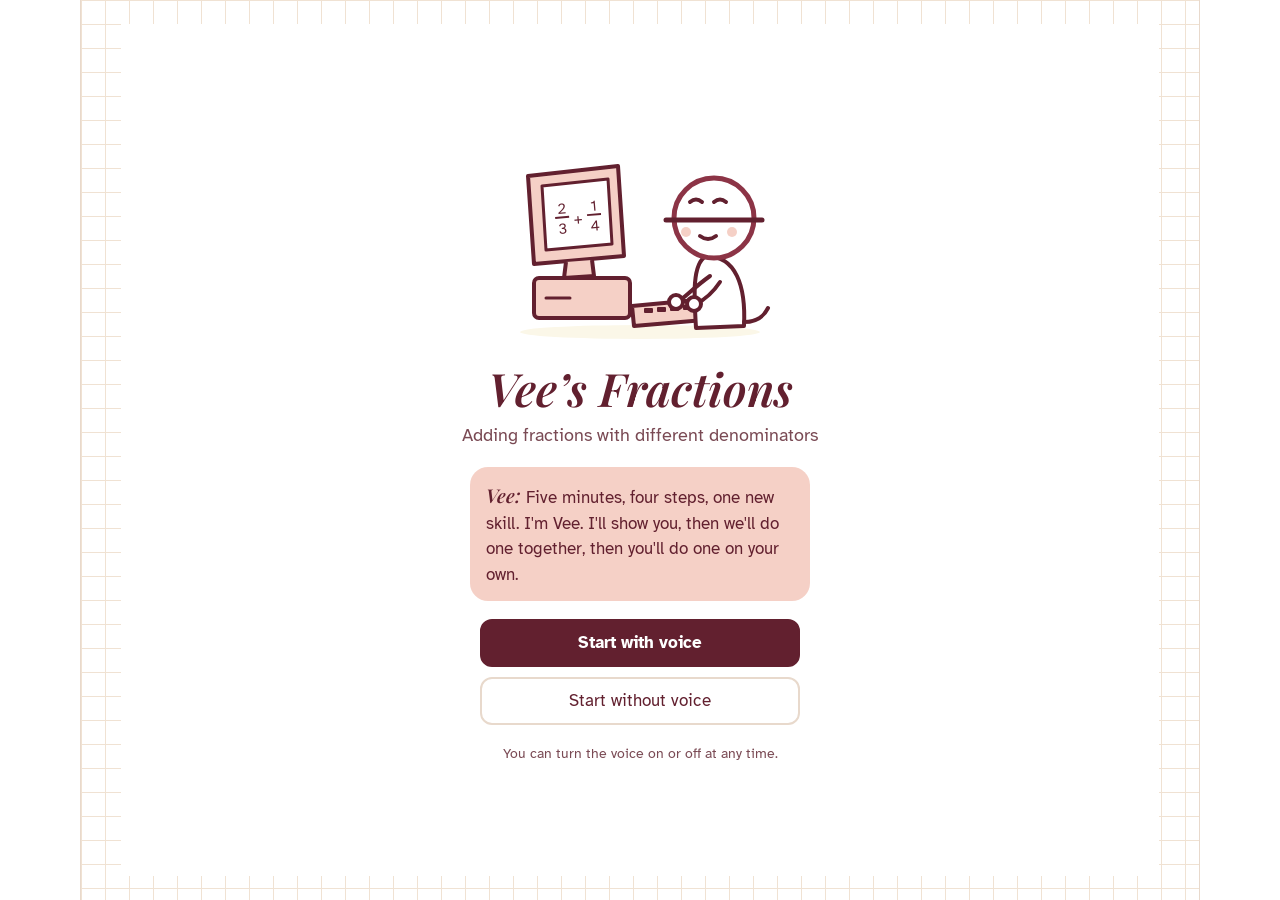
<file: vees-fractions/index.html>
<!DOCTYPE html>
<html lang="en">
<head>
<meta charset="utf-8">
<meta name="viewport" content="width=device-width, initial-scale=1">
<title>Vee’s Fractions</title>
<link rel="preconnect" href="https://fonts.googleapis.com">
<link href="https://fonts.googleapis.com/css2?family=Atkinson+Hyperlegible:wght@400;700&family=Playfair+Display:ital,wght@1,600&display=swap" rel="stylesheet">
<link rel="stylesheet" href="css/style.css">
</head>
<body>
<div id="app" class="home">
  <main id="stage">
    <div class="start">
      <svg width="280" height="210" viewBox="0 0 280 210" role="img" aria-label="Vee typing on an old computer">
  <ellipse cx="140" cy="196" rx="120" ry="7" fill="#FBF7E8"/>
  <path d="M28 40 L118 30 L124 120 L34 128 Z" fill="#F5D0C6" stroke="#62202F" stroke-width="4" stroke-linejoin="round"/>
  <path d="M42 50 L108 43 L112 108 L46 114 Z" fill="#fff" stroke="#62202F" stroke-width="3" stroke-linejoin="round"/>
  <g font-family="Atkinson Hyperlegible, sans-serif" font-size="15" fill="#62202F" text-anchor="middle" transform="rotate(-5 77 79)">
    <text x="62" y="76">2</text><line x1="55" y1="80" x2="69" y2="80" stroke="#62202F" stroke-width="2"/><text x="62" y="96">3</text>
    <text x="78" y="88">+</text>
    <text x="94" y="76">1</text><line x1="87" y1="80" x2="101" y2="80" stroke="#62202F" stroke-width="2"/><text x="94" y="96">4</text>
  </g>
  <path d="M66 126 L64 142 L94 140 L92 124" fill="#F5D0C6" stroke="#62202F" stroke-width="4" stroke-linejoin="round"/>
  <rect x="34" y="142" width="96" height="40" rx="5" fill="#F5D0C6" stroke="#62202F" stroke-width="4"/>
  <line x1="46" y1="162" x2="70" y2="162" stroke="#62202F" stroke-width="3" stroke-linecap="round"/>
  <path d="M132 170 L196 164 L204 184 L134 190 Z" fill="#F5D0C6" stroke="#62202F" stroke-width="4" stroke-linejoin="round"/>
  <g fill="#62202F"><rect x="144" y="172" width="9" height="5" rx="1"/><rect x="157" y="171" width="9" height="5" rx="1"/><rect x="170" y="170" width="9" height="5" rx="1"/><rect x="183" y="169" width="9" height="5" rx="1"/></g>
  <path d="M206 120 C 236 120, 246 150, 244 190 L 196 192 C 194 160, 192 128, 206 120 Z" fill="#fff" stroke="#62202F" stroke-width="4" stroke-linejoin="round"/>
  <path d="M244 186 C 258 186, 264 180, 268 172" fill="none" stroke="#62202F" stroke-width="4" stroke-linecap="round"/>
  <path d="M210 140 C 196 150, 186 160, 178 166" fill="none" stroke="#62202F" stroke-width="4" stroke-linecap="round"/>
  <circle cx="176" cy="166" r="7" fill="#fff" stroke="#62202F" stroke-width="4"/>
  <path d="M220 146 C 212 158, 204 164, 196 168" fill="none" stroke="#62202F" stroke-width="4" stroke-linecap="round"/>
  <circle cx="194" cy="168" r="7" fill="#fff" stroke="#62202F" stroke-width="4"/>
  <circle cx="214" cy="82" r="40" fill="#fff" stroke="#8C3446" stroke-width="5"/>
  <line x1="166" y1="84" x2="262" y2="84" stroke="#62202F" stroke-width="5" stroke-linecap="round"/>
  <path d="M190 66 Q 196 61 202 66" fill="none" stroke="#62202F" stroke-width="4" stroke-linecap="round"/>
  <path d="M214 66 Q 220 61 226 66" fill="none" stroke="#62202F" stroke-width="4" stroke-linecap="round"/>
  <path d="M200 100 Q 208 106 216 100" fill="none" stroke="#62202F" stroke-width="4" stroke-linecap="round"/>
  <circle cx="186" cy="96" r="5" fill="#F5D0C6"/><circle cx="232" cy="96" r="5" fill="#F5D0C6"/>
</svg>
      <h1 class="big title" id="title">Vee’s Fractions</h1>
      <p class="sub" id="sub"></p>
      <div class="bubble"><b class="title" style="font-size:19px">Vee:</b> <span id="hello"></span></div>
      <div class="btns"><a class="btn pri" id="sv" href="explain.html">Start with voice</a><a class="btn" id="sn" href="explain.html">Start without voice</a></div>
      <p class="note" id="note"></p>
    </div>
  </main>
</div>
<script src="js/lesson.js"></script>
<script src="js/common.js"></script>
<script src="js/welcome.js"></script>
</body>
</html>
</file>
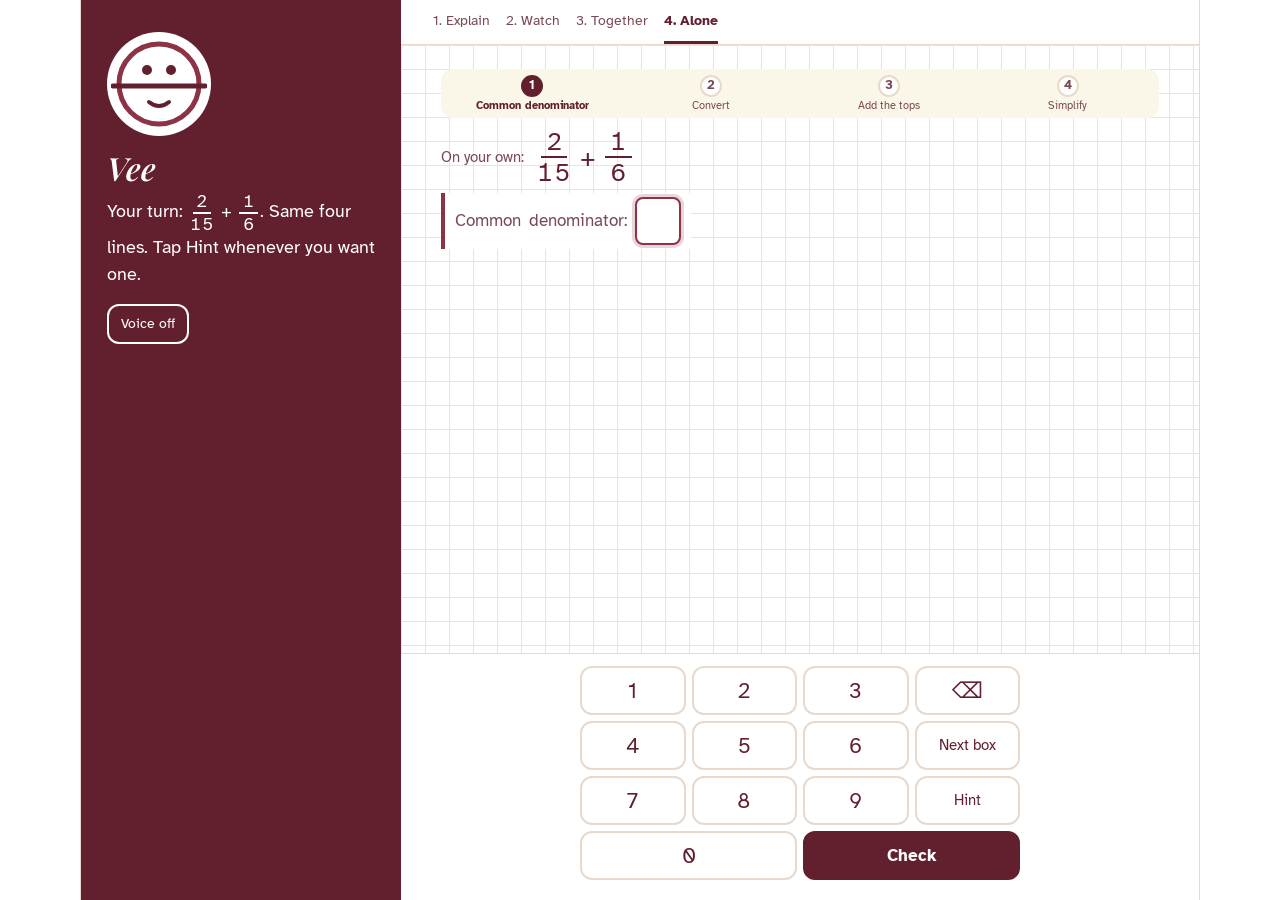
<file: vees-fractions/alone.html>
<!DOCTYPE html>
<html lang="en">
<head>
<meta charset="utf-8">
<meta name="viewport" content="width=device-width, initial-scale=1">
<title>On your own · Vee’s Fractions</title>
<link rel="preconnect" href="https://fonts.googleapis.com">
<link href="https://fonts.googleapis.com/css2?family=Atkinson+Hyperlegible:wght@400;700&family=Playfair+Display:ital,wght@1,600&display=swap" rel="stylesheet">
<link rel="stylesheet" href="css/style.css">
</head>
<body>
<div id="app">
  <header id="tutor">
    <div id="avw"><svg id="av" viewBox="0 0 96 96" aria-hidden="true">
      <circle cx="48" cy="48" r="40" fill="#fff" stroke="#8C3446" stroke-width="5"/>
      <line x1="2" y1="50" x2="94" y2="50" stroke="#62202F" stroke-width="5" stroke-linecap="round"/>
      <circle cx="36" cy="34" r="5" fill="#62202F"/><circle cx="60" cy="34" r="5" fill="#62202F"/>
      <path id="mouth" d="M38 66 Q48 74 58 66" fill="none" stroke="#62202F" stroke-width="4" stroke-linecap="round"/></svg></div>
    <div id="tb"><div class="who title">Vee</div><div id="bub" aria-live="polite"></div></div>
    <button id="voice" aria-pressed="false">Voice off</button>
  </header>
  <nav id="parts" aria-label="Parts of the lesson"></nav>
  <main id="stage"></main>
  <div id="ctl"></div>
  <svg id="arrow" aria-hidden="true"><path id="ap" fill="none" stroke="#8C3446" stroke-width="3" stroke-linecap="round" marker-end="url(#hd)"/><defs><marker id="hd" viewBox="0 0 10 10" refX="8" refY="5" markerWidth="7" markerHeight="7" orient="auto-start-reverse"><path d="M0 0 L10 5 L0 10 z" fill="#8C3446"/></marker></defs></svg>
</div>
<script src="js/lesson.js"></script>
<script src="js/common.js"></script>
<script src="js/practice.js"></script>
<script src="js/alone.js"></script>
</body>
</html>
</file>
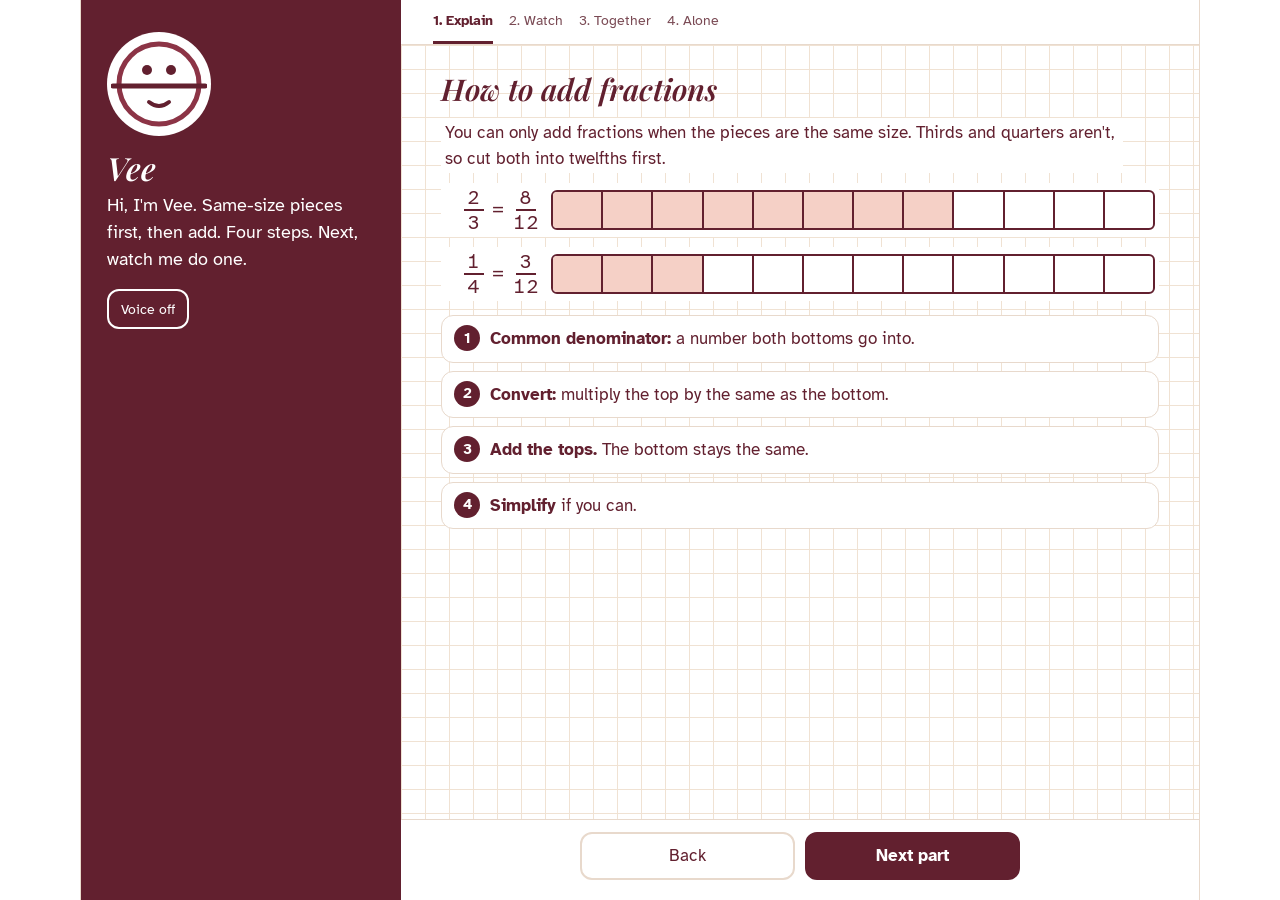
<file: vees-fractions/explain.html>
<!DOCTYPE html>
<html lang="en">
<head>
<meta charset="utf-8">
<meta name="viewport" content="width=device-width, initial-scale=1">
<title>Explain · Vee’s Fractions</title>
<link rel="preconnect" href="https://fonts.googleapis.com">
<link href="https://fonts.googleapis.com/css2?family=Atkinson+Hyperlegible:wght@400;700&family=Playfair+Display:ital,wght@1,600&display=swap" rel="stylesheet">
<link rel="stylesheet" href="css/style.css">
</head>
<body>
<div id="app">
  <header id="tutor">
    <div id="avw"><svg id="av" viewBox="0 0 96 96" aria-hidden="true">
      <circle cx="48" cy="48" r="40" fill="#fff" stroke="#8C3446" stroke-width="5"/>
      <line x1="2" y1="50" x2="94" y2="50" stroke="#62202F" stroke-width="5" stroke-linecap="round"/>
      <circle cx="36" cy="34" r="5" fill="#62202F"/><circle cx="60" cy="34" r="5" fill="#62202F"/>
      <path id="mouth" d="M38 66 Q48 74 58 66" fill="none" stroke="#62202F" stroke-width="4" stroke-linecap="round"/></svg></div>
    <div id="tb"><div class="who title">Vee</div><div id="bub" aria-live="polite"></div></div>
    <button id="voice" aria-pressed="false">Voice off</button>
  </header>
  <nav id="parts" aria-label="Parts of the lesson"></nav>
  <main id="stage"></main>
  <div id="ctl"></div>
  <svg id="arrow" aria-hidden="true"><path id="ap" fill="none" stroke="#8C3446" stroke-width="3" stroke-linecap="round" marker-end="url(#hd)"/><defs><marker id="hd" viewBox="0 0 10 10" refX="8" refY="5" markerWidth="7" markerHeight="7" orient="auto-start-reverse"><path d="M0 0 L10 5 L0 10 z" fill="#8C3446"/></marker></defs></svg>
</div>
<script src="js/lesson.js"></script>
<script src="js/common.js"></script>
<script src="js/explain.js"></script>
</body>
</html>
</file>
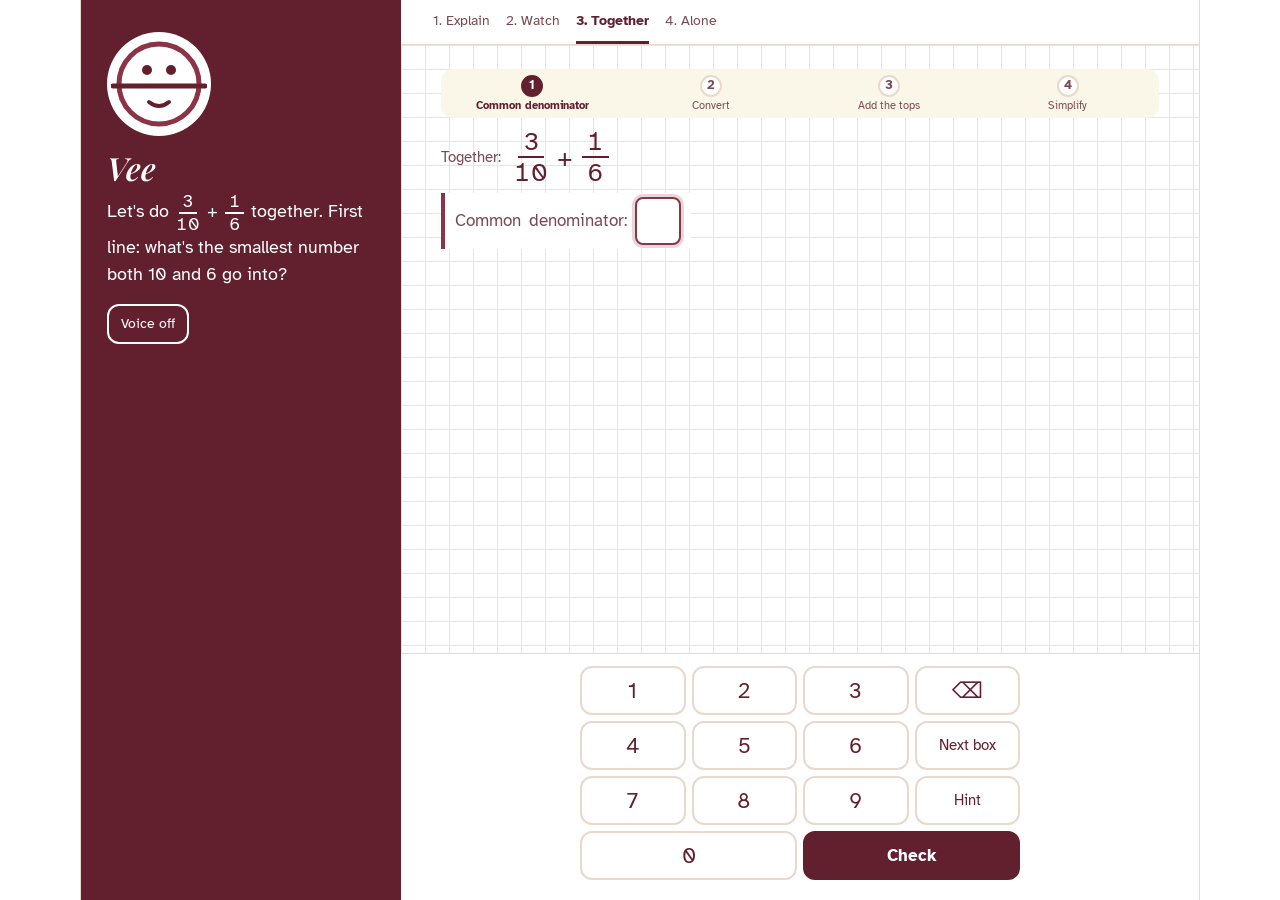
<file: vees-fractions/together.html>
<!DOCTYPE html>
<html lang="en">
<head>
<meta charset="utf-8">
<meta name="viewport" content="width=device-width, initial-scale=1">
<title>Together · Vee’s Fractions</title>
<link rel="preconnect" href="https://fonts.googleapis.com">
<link href="https://fonts.googleapis.com/css2?family=Atkinson+Hyperlegible:wght@400;700&family=Playfair+Display:ital,wght@1,600&display=swap" rel="stylesheet">
<link rel="stylesheet" href="css/style.css">
</head>
<body>
<div id="app">
  <header id="tutor">
    <div id="avw"><svg id="av" viewBox="0 0 96 96" aria-hidden="true">
      <circle cx="48" cy="48" r="40" fill="#fff" stroke="#8C3446" stroke-width="5"/>
      <line x1="2" y1="50" x2="94" y2="50" stroke="#62202F" stroke-width="5" stroke-linecap="round"/>
      <circle cx="36" cy="34" r="5" fill="#62202F"/><circle cx="60" cy="34" r="5" fill="#62202F"/>
      <path id="mouth" d="M38 66 Q48 74 58 66" fill="none" stroke="#62202F" stroke-width="4" stroke-linecap="round"/></svg></div>
    <div id="tb"><div class="who title">Vee</div><div id="bub" aria-live="polite"></div></div>
    <button id="voice" aria-pressed="false">Voice off</button>
  </header>
  <nav id="parts" aria-label="Parts of the lesson"></nav>
  <main id="stage"></main>
  <div id="ctl"></div>
  <svg id="arrow" aria-hidden="true"><path id="ap" fill="none" stroke="#8C3446" stroke-width="3" stroke-linecap="round" marker-end="url(#hd)"/><defs><marker id="hd" viewBox="0 0 10 10" refX="8" refY="5" markerWidth="7" markerHeight="7" orient="auto-start-reverse"><path d="M0 0 L10 5 L0 10 z" fill="#8C3446"/></marker></defs></svg>
</div>
<script src="js/lesson.js"></script>
<script src="js/common.js"></script>
<script src="js/practice.js"></script>
<script src="js/together.js"></script>
</body>
</html>
</file>
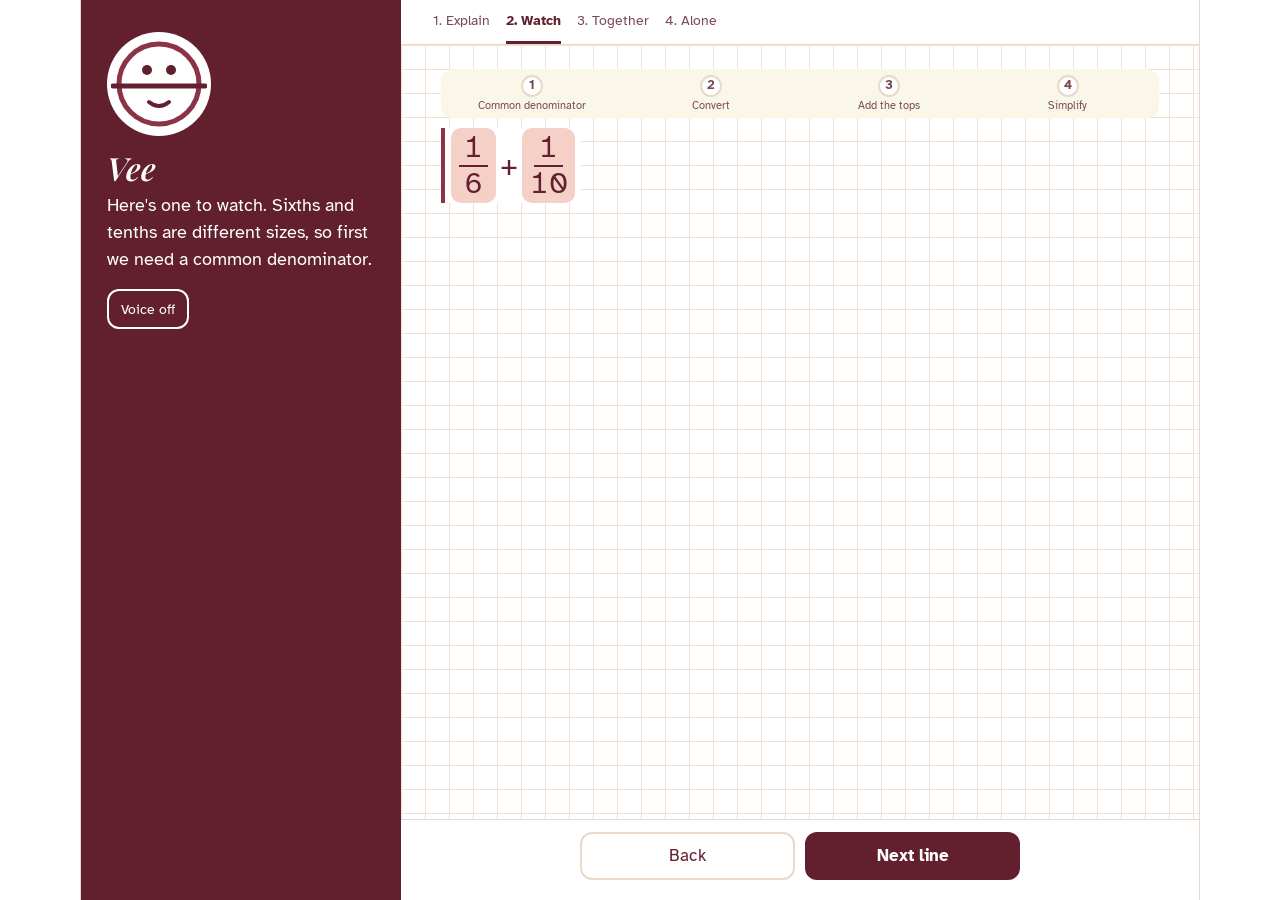
<file: vees-fractions/watch.html>
<!DOCTYPE html>
<html lang="en">
<head>
<meta charset="utf-8">
<meta name="viewport" content="width=device-width, initial-scale=1">
<title>Watch · Vee’s Fractions</title>
<link rel="preconnect" href="https://fonts.googleapis.com">
<link href="https://fonts.googleapis.com/css2?family=Atkinson+Hyperlegible:wght@400;700&family=Playfair+Display:ital,wght@1,600&display=swap" rel="stylesheet">
<link rel="stylesheet" href="css/style.css">
</head>
<body>
<div id="app">
  <header id="tutor">
    <div id="avw"><svg id="av" viewBox="0 0 96 96" aria-hidden="true">
      <circle cx="48" cy="48" r="40" fill="#fff" stroke="#8C3446" stroke-width="5"/>
      <line x1="2" y1="50" x2="94" y2="50" stroke="#62202F" stroke-width="5" stroke-linecap="round"/>
      <circle cx="36" cy="34" r="5" fill="#62202F"/><circle cx="60" cy="34" r="5" fill="#62202F"/>
      <path id="mouth" d="M38 66 Q48 74 58 66" fill="none" stroke="#62202F" stroke-width="4" stroke-linecap="round"/></svg></div>
    <div id="tb"><div class="who title">Vee</div><div id="bub" aria-live="polite"></div></div>
    <button id="voice" aria-pressed="false">Voice off</button>
  </header>
  <nav id="parts" aria-label="Parts of the lesson"></nav>
  <main id="stage"></main>
  <div id="ctl"></div>
  <svg id="arrow" aria-hidden="true"><path id="ap" fill="none" stroke="#8C3446" stroke-width="3" stroke-linecap="round" marker-end="url(#hd)"/><defs><marker id="hd" viewBox="0 0 10 10" refX="8" refY="5" markerWidth="7" markerHeight="7" orient="auto-start-reverse"><path d="M0 0 L10 5 L0 10 z" fill="#8C3446"/></marker></defs></svg>
</div>
<script src="js/lesson.js"></script>
<script src="js/common.js"></script>
<script src="js/watch.js"></script>
</body>
</html>
</file>
<file: vees-fractions/css/style.css>
/* VOICE: calm older-sibling tutor; short, direct, never cutesy.
   IDEA: squared maths paper; the tutor lives in a merlot bar at the top and points with an arrow.
   PICTURE: the working itself, line by line, with stacked fractions and fill-in boxes.
   COLOUR and TYPE: white, dusty merlot, pink panther (tutor), warm white; Playfair italic titles, Atkinson for maths.
   LAYOUT: tutor bar / tabs / working / keypad, one centred column on every screen size. */
:root{color-scheme:light;--ink:#62202F;--acc:#8C3446;--pink:#F5D0C6;--soft:#FBF7E8;--line:#E8D9CC;--lab:#7A4A54;--grid:#F0E2D3;--ok:#2E6B45;--bad:#B3261E}
*{box-sizing:border-box;min-width:0}
html,body{height:100%}
body{margin:0;background:#fff;color:var(--ink);font:17px/1.5 "Atkinson Hyperlegible",system-ui,sans-serif;overflow:hidden}
#app{position:relative;height:100dvh;max-width:560px;margin:0 auto;display:grid;grid-template-rows:auto auto minmax(0,1fr) auto;border-inline:1px solid var(--line)}
.title{font-family:"Playfair Display",Georgia,serif;font-style:italic;font-weight:600}
/* tutor bar */
#tutor{background:var(--ink);color:#fff;padding:10px 12px;display:flex;gap:12px;align-items:flex-start}
#avw{flex:0 0 46px;width:46px;height:46px;border-radius:50%;background:#fff;display:grid;place-items:center}
#av{width:42px;height:42px}
#tb{flex:1;max-height:30dvh;overflow-y:auto}
#tb .who{font-size:21px;line-height:1}
#bub{font-size:15px;line-height:1.4;margin-top:3px;animation:pop .25s ease-out}
@keyframes pop{from{opacity:0;transform:translateY(4px)}to{opacity:1;transform:none}}
#voice{flex:0 0 auto;min-height:40px;font-size:14px;padding:6px 12px;background:transparent;color:#fff;border:2px solid #fff}
/* tabs */
#parts{display:flex;gap:16px;padding:0 14px;border-bottom:1px solid var(--line);overflow-x:auto}
#parts button{flex:0 0 auto;min-height:44px;border:0;border-bottom:3px solid transparent;border-radius:0;background:none;font-size:14px;color:var(--lab);padding:6px 0}
#parts button.on{color:var(--ink);border-color:var(--ink);font-weight:700}
#parts button.done::before{content:"✓ ";color:var(--ok)}
/* stage */
#stage{overflow-y:auto;padding:12px 16px 16px 22px;background-image:linear-gradient(var(--grid) 1px,transparent 1px),linear-gradient(90deg,var(--grid) 1px,transparent 1px);background-size:24px 24px}
#stage h2{font-size:30px;line-height:1.1;margin:4px 0 12px}
.pp{background:#fff;padding:2px 4px;margin:0 0 10px;max-width:62ch}
ol.method{padding:0;list-style:none;counter-reset:m;margin:0}
ol.method li{counter-increment:m;background:#fff;border:1px solid var(--line);border-radius:12px;padding:10px 12px 10px 48px;margin-bottom:8px;position:relative}
ol.method li::before{content:counter(m);position:absolute;left:12px;top:9px;width:26px;height:26px;border-radius:50%;background:var(--ink);color:#fff;display:grid;place-items:center;font-weight:700;font-size:15px}
.bars{display:grid;gap:10px;margin:8px 0 14px}
.bar{display:grid;grid-template-columns:96px minmax(0,1fr);align-items:center;gap:10px;background:#fff;padding:4px}
.bl{font-size:20px;text-align:right;white-space:nowrap}
.segs{display:flex;height:40px;border:2px solid var(--ink);border-radius:6px;overflow:hidden}
.segs i{flex:1;border-left:2px solid var(--ink)}.segs i:first-child{border-left:0}
.segs i.f{background:var(--pink)}
.fr{display:inline-flex;flex-direction:column;align-items:center;vertical-align:middle;line-height:1.05;margin:0 .12em;font-variant-numeric:tabular-nums}
.fr>span:first-child{border-bottom:2px solid currentColor;padding:0 .18em 1px}.fr>span:last-child{padding-top:1px}
/* steps checklist */
.steps{display:grid;grid-template-columns:repeat(4,minmax(0,1fr));gap:4px;background:var(--soft);border-radius:12px;padding:6px 4px;margin-bottom:10px}
.st{display:flex;flex-direction:column;align-items:center;gap:2px;font-size:11px;text-align:center;color:var(--lab);line-height:1.2}
.st b{width:22px;height:22px;border-radius:50%;border:2px solid var(--line);display:grid;place-items:center;font-size:13px;background:#fff}
.st.done b{background:var(--ok);border-color:var(--ok);color:#fff}
.st.cur{color:var(--ink);font-weight:700}.st.cur b{background:var(--ink);border-color:var(--ink);color:#fff}
.prob{display:flex;align-items:center;gap:10px;font-size:15px;color:var(--lab);margin-bottom:6px}
.prob .m{font-size:22px;color:var(--ink);display:flex;align-items:center;gap:6px}
.work{display:flex;flex-direction:column;gap:6px}
.ln{display:flex;align-items:center;flex-wrap:wrap;gap:8px;font-size:24px;min-height:54px;padding:4px 10px;background:#fff;width:fit-content;max-width:100%}
.ln.cur{border-left:4px solid var(--acc)}
.ln .lab{font-size:17px;color:var(--lab)}
.ln .pt{background:var(--pink);border-radius:6px;box-shadow:0 0 0 4px var(--pink)}
.ln.okl::after{content:"✓";color:var(--ok);font-weight:700;font-size:22px}
.fr.in{gap:4px}.fr.in .vb{display:block;width:100%;height:2px;background:currentColor}
.cell{font:inherit;font-size:22px;min-width:46px;height:38px;padding:0 6px;border:2px dashed var(--lab);border-radius:8px;background:#fff;color:var(--ink);cursor:pointer;line-height:1}
.cell.on{border-style:solid;border-color:var(--acc);box-shadow:0 0 0 3px rgba(140,52,70,.2)}
.cell.bad{border-style:solid;border-color:var(--bad);position:relative}
.cell.bad::after{content:"✗";position:absolute;top:-10px;right:-10px;font-size:13px;background:var(--bad);color:#fff;border-radius:50%;width:18px;height:18px;display:grid;place-items:center}
#arrow{position:absolute;inset:0;width:100%;height:100%;pointer-events:none;overflow:visible}
/* controls */
#ctl{padding:8px 10px calc(12px + env(safe-area-inset-bottom));border-top:1px solid var(--line);background:#fff}
button{font:inherit;cursor:pointer;min-height:48px;border-radius:12px;border:2px solid var(--line);background:#fff;color:var(--ink);padding:6px 12px}
button:focus-visible{outline:3px solid var(--acc);outline-offset:2px}
button:disabled{opacity:.4;cursor:default}
.pri{background:var(--ink);color:#fff;border-color:var(--ink);font-weight:700}
.nav{display:flex;gap:10px}.nav button{flex:1}
.kp{display:grid;grid-template-columns:repeat(4,minmax(0,1fr));gap:6px}
.kp button{font-size:22px;min-height:46px}.kp .w{font-size:15px}.kp .z{grid-column:span 2}.kp .pri{font-size:17px;grid-column:span 2}
/* start screen */
#app.home{grid-template-rows:minmax(0,1fr)}
#app.home #tutor,#app.home #parts,#app.home #ctl{display:none}
.start{min-height:100%;display:flex;flex-direction:column;align-items:center;justify-content:center;text-align:center;gap:18px;padding:24px 8px;background:#fff}
.start .big{font-size:46px;line-height:1.05;margin:0}
.start .sub{font-size:18px;color:var(--lab);margin:-8px 0 0}
.start .bubble{background:var(--pink);border-radius:18px;padding:14px 16px;font-size:17px;max-width:340px;text-align:left}
.start .btns{display:flex;flex-direction:column;gap:10px;width:100%;max-width:320px}
.start .note{font-size:14px;color:var(--lab);margin:0}
.preview{display:flex;gap:8px;align-items:center;font-size:30px}
@media(max-height:720px){.kp button{min-height:40px}.ln{min-height:48px}}
@media(min-width:900px){
 #app{max-width:1120px;grid-template-columns:320px minmax(0,1fr);grid-template-rows:auto minmax(0,1fr) auto;grid-template-areas:"tutor parts" "tutor stage" "tutor ctl"}
 #app.home{grid-template-columns:1fr;grid-template-rows:minmax(0,1fr);grid-template-areas:"stage"}
 #tutor{grid-area:tutor;flex-direction:column;padding:32px 26px;gap:16px}
 #avw{flex:0 0 auto;width:104px;height:104px}#av{width:96px;height:96px}
 #tb{flex:0 1 auto;max-height:none}#tb .who{font-size:32px}#bub{font-size:18px;line-height:1.5;margin-top:8px}
 #voice{align-self:flex-start}
 #parts{grid-area:parts;padding:0 32px}#stage{grid-area:stage;padding:24px 40px}#ctl{grid-area:ctl;padding:12px 40px 20px}
 .kp,.nav{max-width:440px;margin:0 auto}.ln{font-size:30px}.prob .m{font-size:26px}
}
@media(prefers-reduced-motion:reduce){#bub{animation:none}}
/* multi-page links styled like buttons and tabs */
a.btn{display:flex;align-items:center;justify-content:center;min-height:48px;border-radius:12px;border:2px solid var(--line);background:#fff;color:var(--ink);text-decoration:none;padding:6px 12px;font-size:17px}
a.btn.pri{background:var(--ink);color:#fff;border-color:var(--ink);font-weight:700}
a.btn:focus-visible,#parts a:focus-visible{outline:3px solid var(--acc);outline-offset:2px}
#parts a{flex:0 0 auto;display:flex;align-items:center;min-height:44px;border-bottom:3px solid transparent;font-size:14px;color:var(--lab);text-decoration:none;padding:6px 0}
#parts a.on{color:var(--ink);border-color:var(--ink);font-weight:700}
#parts a.done::before{content:"✓ ";color:var(--ok)}
</file>
